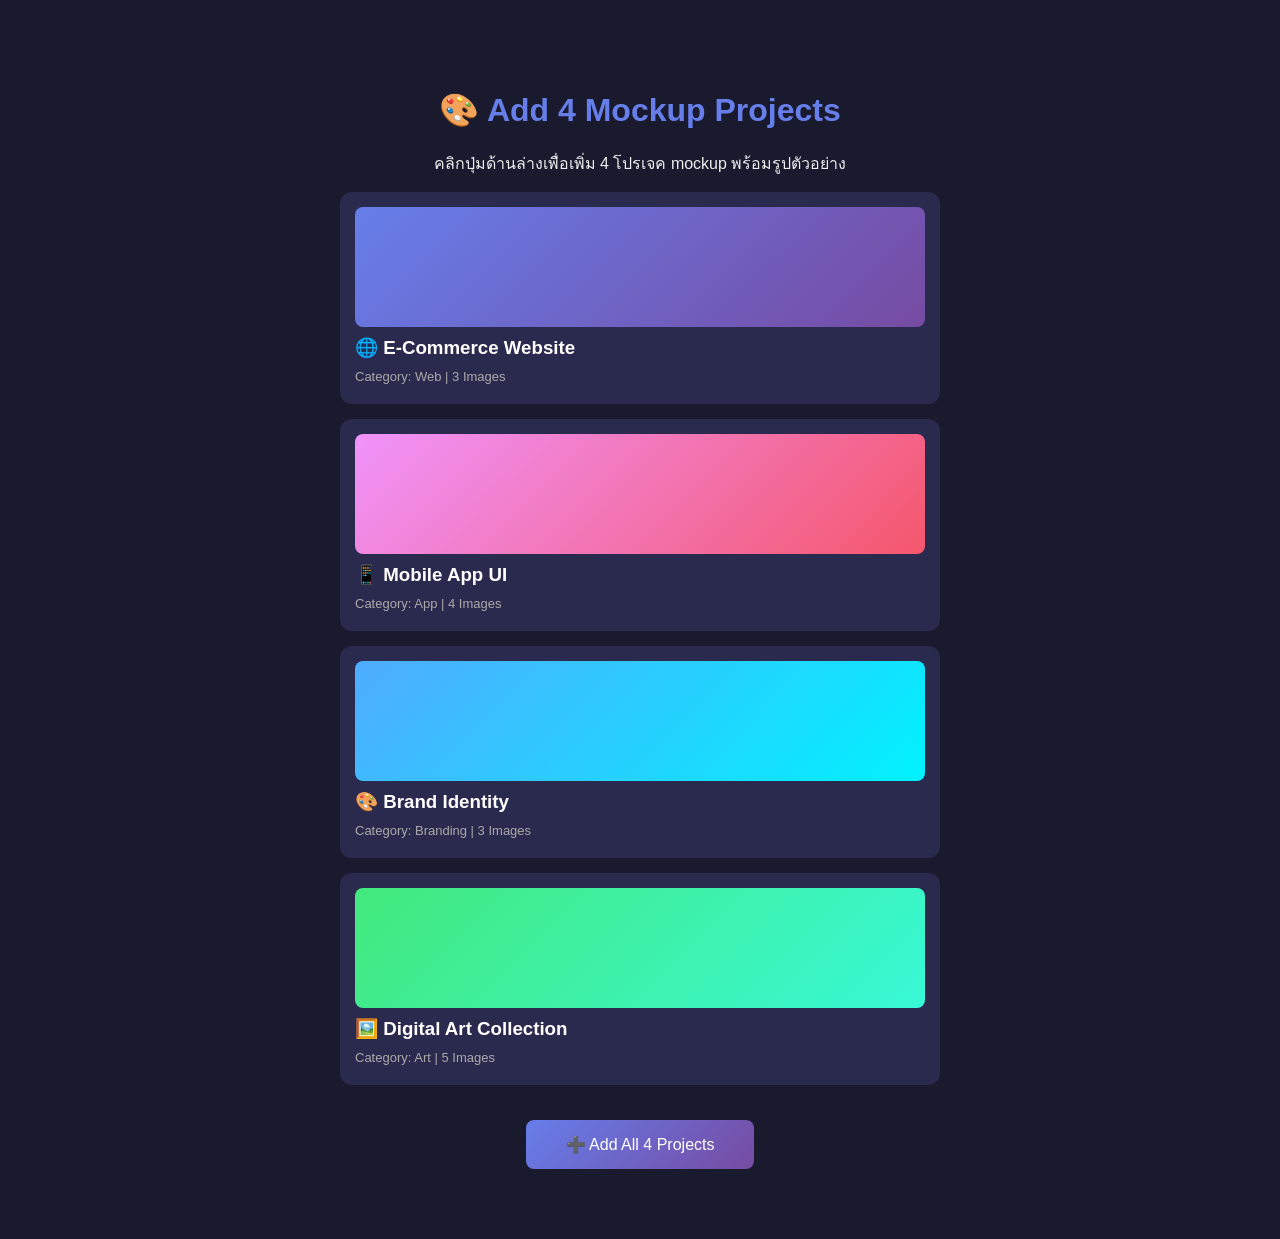
<file: add-mockup-projects.html>
<!DOCTYPE html>
<html lang="th">
<head>
    <meta charset="UTF-8">
    <title>Add Mockup Projects</title>
    <style>
        body {
            font-family: 'Segoe UI', sans-serif;
            max-width: 600px;
            margin: 50px auto;
            padding: 20px;
            background: #1a1a2e;
            color: #eee;
            text-align: center;
        }
        h1 { color: #667eea; }
        .project-card {
            background: #2a2a4e;
            border-radius: 12px;
            padding: 15px;
            margin: 15px 0;
            text-align: left;
        }
        .project-card h3 { margin: 0 0 10px 0; color: #fff; }
        .project-card p { margin: 5px 0; color: #aaa; font-size: 13px; }
        .project-thumb {
            width: 100%;
            height: 120px;
            border-radius: 8px;
            margin-bottom: 10px;
        }
        button {
            background: linear-gradient(135deg, #667eea, #764ba2);
            color: white;
            border: none;
            padding: 15px 40px;
            font-size: 16px;
            border-radius: 8px;
            cursor: pointer;
            margin-top: 20px;
        }
        button:hover { opacity: 0.9; }
        .status {
            padding: 15px;
            margin: 20px 0;
            border-radius: 8px;
            background: #27ae60;
            display: none;
        }
        .status.show { display: block; }
    </style>
</head>
<body>
    <h1>🎨 Add 4 Mockup Projects</h1>
    <p>คลิกปุ่มด้านล่างเพื่อเพิ่ม 4 โปรเจค mockup พร้อมรูปตัวอย่าง</p>
    
    <div class="project-card">
        <div class="project-thumb" style="background: linear-gradient(135deg, #667eea 0%, #764ba2 100%);"></div>
        <h3>🌐 E-Commerce Website</h3>
        <p>Category: Web | 3 Images</p>
    </div>
    
    <div class="project-card">
        <div class="project-thumb" style="background: linear-gradient(135deg, #f093fb 0%, #f5576c 100%);"></div>
        <h3>📱 Mobile App UI</h3>
        <p>Category: App | 4 Images</p>
    </div>
    
    <div class="project-card">
        <div class="project-thumb" style="background: linear-gradient(135deg, #4facfe 0%, #00f2fe 100%);"></div>
        <h3>🎨 Brand Identity</h3>
        <p>Category: Branding | 3 Images</p>
    </div>
    
    <div class="project-card">
        <div class="project-thumb" style="background: linear-gradient(135deg, #43e97b 0%, #38f9d7 100%);"></div>
        <h3>🖼️ Digital Art Collection</h3>
        <p>Category: Art | 5 Images</p>
    </div>
    
    <button onclick="addMockupProjects()">➕ Add All 4 Projects</button>
    
    <div class="status" id="status">✅ เพิ่ม 4 โปรเจคสำเร็จ! ปิดหน้านี้และ refresh หน้าหลัก</div>
    
    <script>
        // Generate placeholder image as base64 SVG
        function generatePlaceholder(width, height, color1, color2, text) {
            const svg = `<svg xmlns="http://www.w3.org/2000/svg" width="${width}" height="${height}">
                <defs>
                    <linearGradient id="grad" x1="0%" y1="0%" x2="100%" y2="100%">
                        <stop offset="0%" style="stop-color:${color1};stop-opacity:1" />
                        <stop offset="100%" style="stop-color:${color2};stop-opacity:1" />
                    </linearGradient>
                </defs>
                <rect width="100%" height="100%" fill="url(#grad)"/>
                <text x="50%" y="50%" dominant-baseline="middle" text-anchor="middle" 
                      font-family="Segoe UI, sans-serif" font-size="24" fill="white" opacity="0.8">
                    ${text}
                </text>
            </svg>`;
            return 'data:image/svg+xml;base64,' + btoa(unescape(encodeURIComponent(svg)));
        }
        
        function addMockupProjects() {
            const CONFIG_KEY = 'xp_portfolio_config';
            let config = JSON.parse(localStorage.getItem(CONFIG_KEY) || '{}');
            if (!config.projects) config.projects = [];
            
            const mockupProjects = [
                {
                    title: 'E-Commerce Website',
                    category: 'web',
                    desc: 'Client Work • Web Development',
                    color1: '#667eea',
                    color2: '#764ba2',
                    count: '3 Items',
                    brief: 'Modern e-commerce platform with responsive design and seamless checkout experience.',
                    description: 'A full-featured e-commerce website built with React and Node.js. Features include product catalog, shopping cart, user authentication, payment integration, and admin dashboard.',
                    banners: [
                        generatePlaceholder(800, 450, '#667eea', '#764ba2', 'Homepage'),
                        generatePlaceholder(800, 450, '#5a67d8', '#6b46c1', 'Product Page'),
                        generatePlaceholder(800, 450, '#4c51bf', '#553c9a', 'Checkout')
                    ],
                    url: 'https://example.com'
                },
                {
                    title: 'Mobile App UI',
                    category: 'app',
                    desc: 'Personal Work • UI/UX Design',
                    color1: '#f093fb',
                    color2: '#f5576c',
                    count: '4 Items',
                    brief: 'Clean and intuitive mobile app interface design for fitness tracking application.',
                    description: 'UI/UX design for a fitness tracking mobile app. Includes onboarding screens, dashboard, workout tracking, progress charts, and social features.',
                    banners: [
                        generatePlaceholder(800, 450, '#f093fb', '#f5576c', 'Onboarding'),
                        generatePlaceholder(800, 450, '#ec4899', '#ef4444', 'Dashboard'),
                        generatePlaceholder(800, 450, '#db2777', '#dc2626', 'Workout'),
                        generatePlaceholder(800, 450, '#be185d', '#b91c1c', 'Progress')
                    ],
                    url: ''
                },
                {
                    title: 'Brand Identity',
                    category: 'branding',
                    desc: 'Client Work • Branding',
                    color1: '#4facfe',
                    color2: '#00f2fe',
                    count: '3 Items',
                    brief: 'Complete brand identity design for a tech startup including logo, colors, and guidelines.',
                    description: 'Comprehensive branding project including logo design, color palette, typography selection, business cards, letterhead, and brand guidelines document.',
                    banners: [
                        generatePlaceholder(800, 450, '#4facfe', '#00f2fe', 'Logo Design'),
                        generatePlaceholder(800, 450, '#38bdf8', '#2dd4bf', 'Color Palette'),
                        generatePlaceholder(800, 450, '#0ea5e9', '#14b8a6', 'Guidelines')
                    ],
                    url: ''
                },
                {
                    title: 'Digital Art Collection',
                    category: 'art',
                    desc: 'Personal Work • Digital Art',
                    color1: '#43e97b',
                    color2: '#38f9d7',
                    count: '5 Items',
                    brief: 'A collection of digital illustrations exploring nature and technology themes.',
                    description: 'Personal art project featuring digital illustrations created with Procreate and Photoshop. The collection explores the intersection of nature and technology.',
                    banners: [
                        generatePlaceholder(800, 450, '#43e97b', '#38f9d7', 'Artwork 1'),
                        generatePlaceholder(800, 450, '#22c55e', '#2dd4bf', 'Artwork 2'),
                        generatePlaceholder(800, 450, '#16a34a', '#14b8a6', 'Artwork 3'),
                        generatePlaceholder(800, 450, '#15803d', '#0d9488', 'Artwork 4'),
                        generatePlaceholder(800, 450, '#166534', '#0f766e', 'Artwork 5')
                    ],
                    url: ''
                }
            ];
            
            // Add projects (avoid duplicates)
            mockupProjects.forEach(project => {
                const existingIndex = config.projects.findIndex(p => p.title === project.title);
                if (existingIndex >= 0) {
                    config.projects[existingIndex] = project;
                } else {
                    config.projects.push(project);
                }
            });
            
            localStorage.setItem(CONFIG_KEY, JSON.stringify(config));
            document.getElementById('status').classList.add('show');
        }
    </script>
</body>
</html>
</file>
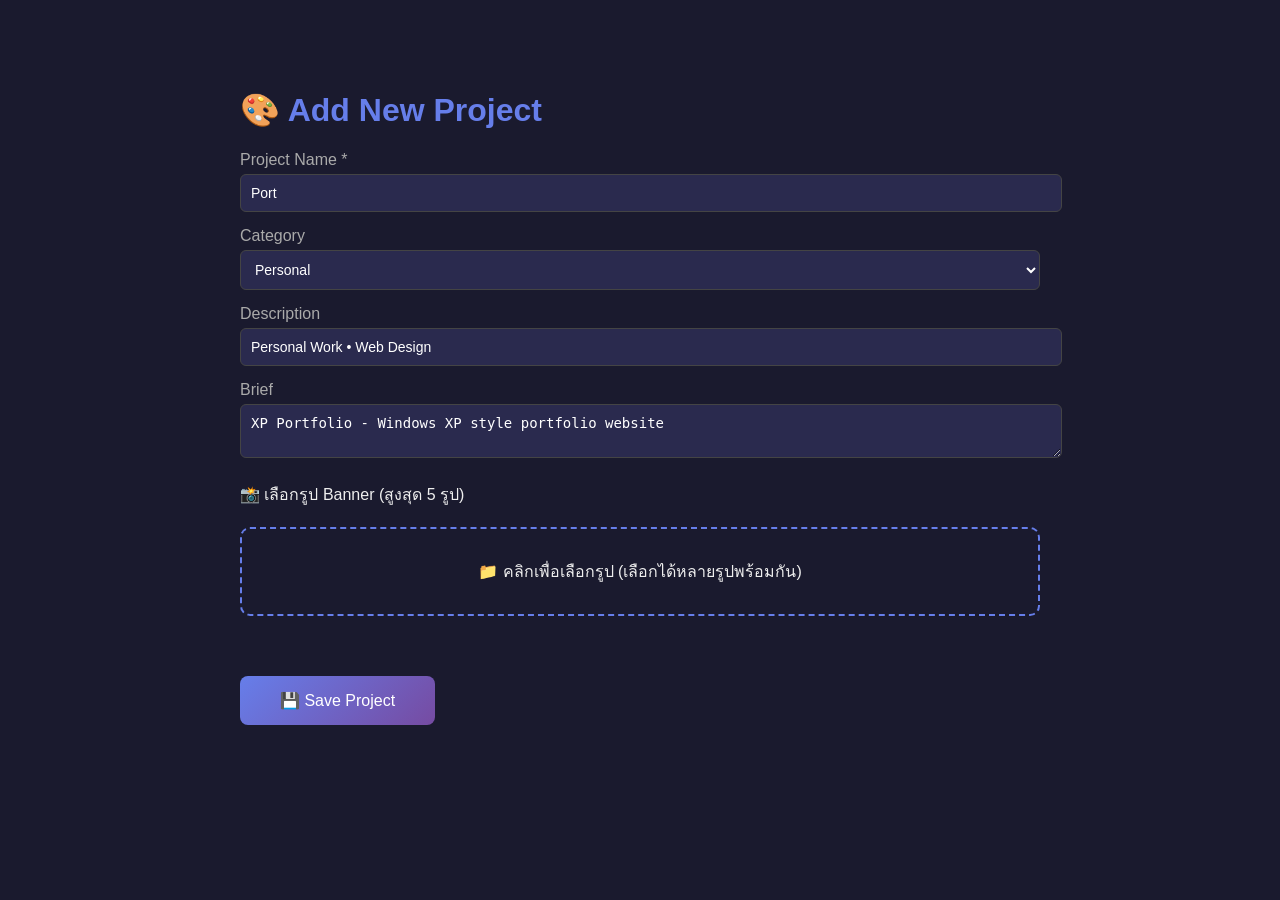
<file: add-portfolio-project.html>
<!DOCTYPE html>
<html lang="th">
<head>
    <meta charset="UTF-8">
    <title>Add Project</title>
    <style>
        body {
            font-family: 'Segoe UI', sans-serif;
            max-width: 800px;
            margin: 50px auto;
            padding: 20px;
            background: #1a1a2e;
            color: #eee;
        }
        h1 { color: #667eea; }
        .form-group {
            margin: 15px 0;
        }
        .form-group label {
            display: block;
            margin-bottom: 5px;
            color: #aaa;
        }
        .form-group input, .form-group select, .form-group textarea {
            width: 100%;
            padding: 10px;
            border: 1px solid #444;
            border-radius: 6px;
            background: #2a2a4e;
            color: #fff;
            font-size: 14px;
        }
        .upload-area {
            border: 2px dashed #667eea;
            padding: 30px;
            text-align: center;
            margin: 20px 0;
            border-radius: 10px;
            cursor: pointer;
        }
        .upload-area:hover { background: rgba(102, 126, 234, 0.1); }
        .preview-grid {
            display: grid;
            grid-template-columns: repeat(5, 1fr);
            gap: 10px;
            margin: 20px 0;
        }
        .preview-item {
            position: relative;
            aspect-ratio: 16/9;
            background: #333;
            border-radius: 8px;
            overflow: hidden;
        }
        .preview-item img {
            width: 100%;
            height: 100%;
            object-fit: cover;
        }
        .preview-item .remove {
            position: absolute;
            top: 5px;
            right: 5px;
            background: red;
            color: white;
            border: none;
            border-radius: 50%;
            width: 24px;
            height: 24px;
            cursor: pointer;
        }
        button.save {
            background: linear-gradient(135deg, #667eea, #764ba2);
            color: white;
            border: none;
            padding: 15px 40px;
            font-size: 16px;
            border-radius: 8px;
            cursor: pointer;
            margin-top: 20px;
        }
        button.save:hover { opacity: 0.9; }
        .status { 
            padding: 15px; 
            margin: 10px 0; 
            border-radius: 8px;
            display: none;
        }
        .status.success { background: #27ae60; display: block; }
        .status.error { background: #e74c3c; display: block; }
        input[type="file"] { display: none; }
    </style>
</head>
<body>
    <h1>🎨 Add New Project</h1>
    
    <div class="form-group">
        <label>Project Name *</label>
        <input type="text" id="projectName" value="Port" placeholder="Enter project name">
    </div>
    
    <div class="form-group">
        <label>Category</label>
        <select id="projectCategory">
            <option value="web">Web</option>
            <option value="image">Image</option>
            <option value="video">Video</option>
            <option value="client">Client</option>
            <option value="personal" selected>Personal</option>
        </select>
    </div>
    
    <div class="form-group">
        <label>Description</label>
        <input type="text" id="projectDesc" value="Personal Work • Web Design" placeholder="Short description">
    </div>
    
    <div class="form-group">
        <label>Brief</label>
        <textarea id="projectBrief" rows="2" placeholder="Project brief">XP Portfolio - Windows XP style portfolio website</textarea>
    </div>
    
    <p style="margin-top: 20px;">📸 เลือกรูป Banner (สูงสุด 5 รูป)</p>
    
    <div class="upload-area" onclick="document.getElementById('fileInput').click()">
        📁 คลิกเพื่อเลือกรูป (เลือกได้หลายรูปพร้อมกัน)
        <input type="file" id="fileInput" multiple accept="image/*" onchange="handleFiles(this.files)">
    </div>
    
    <div class="preview-grid" id="previewGrid"></div>
    
    <div id="status" class="status"></div>
    
    <button class="save" onclick="saveProject()">💾 Save Project</button>
    
    <script>
        const CONFIG_KEY = 'xp_portfolio_config';
        let bannerImages = [];
        
        function handleFiles(files) {
            for (let file of files) {
                if (bannerImages.length >= 5) break;
                
                const reader = new FileReader();
                reader.onload = function(e) {
                    bannerImages.push(e.target.result);
                    renderPreviews();
                };
                reader.readAsDataURL(file);
            }
        }
        
        function renderPreviews() {
            const grid = document.getElementById('previewGrid');
            grid.innerHTML = bannerImages.map((img, i) => `
                <div class="preview-item">
                    <img src="${img}" alt="Banner ${i+1}">
                    <button class="remove" onclick="removeBanner(${i})">×</button>
                </div>
            `).join('');
        }
        
        function removeBanner(index) {
            bannerImages.splice(index, 1);
            renderPreviews();
        }
        
        function saveProject() {
            const projectName = document.getElementById('projectName').value.trim();
            const projectCategory = document.getElementById('projectCategory').value;
            const projectDesc = document.getElementById('projectDesc').value;
            const projectBrief = document.getElementById('projectBrief').value;
            
            if (!projectName) {
                showStatus('กรุณากรอกชื่อ Project', 'error');
                return;
            }
            
            if (bannerImages.length === 0) {
                showStatus('กรุณาเลือกรูปอย่างน้อย 1 รูป', 'error');
                return;
            }
            
            // Load existing config
            let config = JSON.parse(localStorage.getItem(CONFIG_KEY) || '{}');
            if (!config.projects) config.projects = [];
            
            // Check if project already exists
            const existingIndex = config.projects.findIndex(p => p.title === projectName);
            
            const newProject = {
                title: projectName,
                category: projectCategory,
                desc: projectDesc || `Personal Work • ${projectCategory}`,
                color1: '#667eea',
                color2: '#764ba2',
                count: bannerImages.length + ' Items',
                brief: projectBrief || '',
                description: projectBrief || '',
                banners: bannerImages,
                url: ''
            };
            
            if (existingIndex >= 0) {
                config.projects[existingIndex] = newProject;
                showStatus(`✅ "${projectName}" updated! Close this page and refresh main site.`, 'success');
            } else {
                config.projects.push(newProject);
                showStatus(`✅ "${projectName}" added! Close this page and refresh main site.`, 'success');
            }
            
            localStorage.setItem(CONFIG_KEY, JSON.stringify(config));
        }
        
        function showStatus(message, type) {
            const status = document.getElementById('status');
            status.textContent = message;
            status.className = 'status ' + type;
        }
    </script>
</body>
</html>
</file>
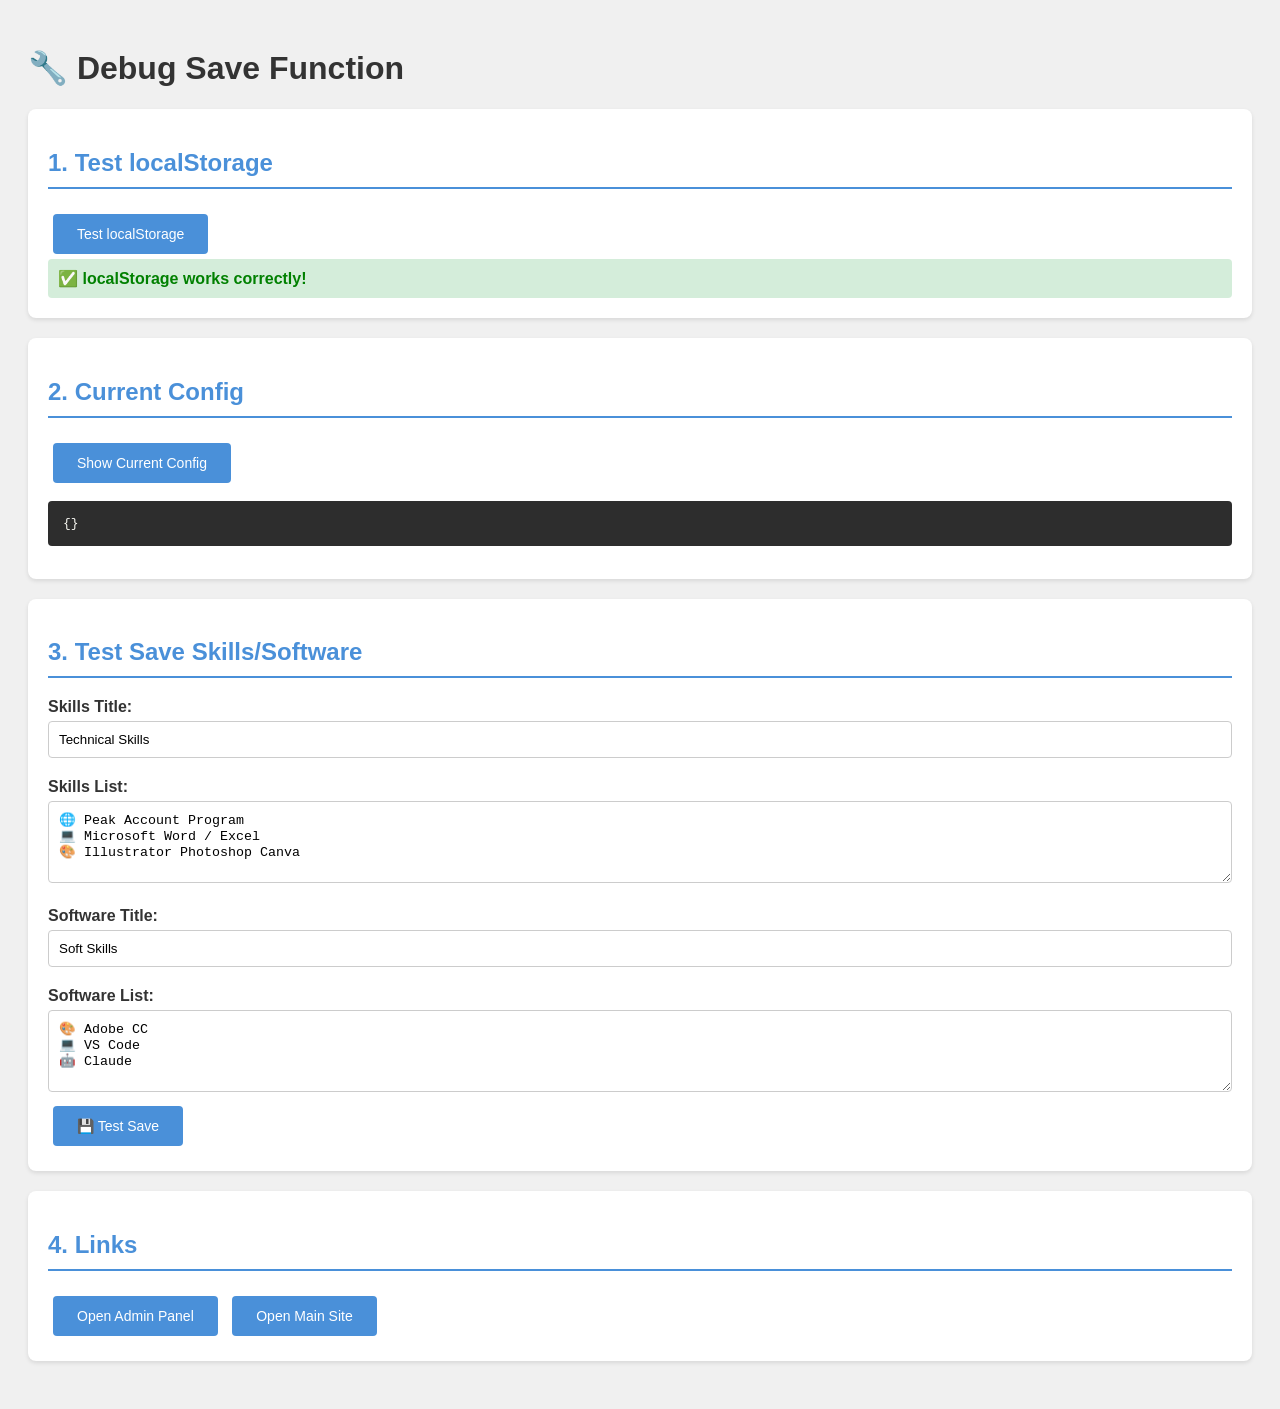
<file: debug-save.html>
<!DOCTYPE html>
<html>
<head>
    <title>Debug Boot Screen Font Sizes</title>
    <style>
        body { font-family: Arial, sans-serif; padding: 20px; background: #f0f0f0; }
        .section { margin: 20px 0; padding: 20px; background: white; border-radius: 8px; box-shadow: 0 2px 4px rgba(0,0,0,0.1); }
        button { padding: 12px 24px; margin: 5px; cursor: pointer; background: #4a90d9; color: white; border: none; border-radius: 4px; font-size: 14px; }
        button:hover { background: #3a80c9; }
        .success { color: green; font-weight: bold; padding: 10px; background: #d4edda; border-radius: 4px; }
        .error { color: red; font-weight: bold; padding: 10px; background: #f8d7da; border-radius: 4px; }
        pre { background: #2d2d2d; color: #f8f8f2; padding: 15px; overflow: auto; max-height: 400px; border-radius: 4px; }
        input, textarea { width: 100%; padding: 10px; margin: 5px 0; box-sizing: border-box; border: 1px solid #ccc; border-radius: 4px; }
        label { font-weight: bold; display: block; margin-top: 15px; color: #333; }
        h1 { color: #333; }
        h2 { color: #4a90d9; border-bottom: 2px solid #4a90d9; padding-bottom: 10px; }
        #result { margin-top: 15px; }
    </style>
</head>
<body>
    <h1>🔧 Debug Save Function</h1>
    
    <div class="section">
        <h2>1. Test localStorage</h2>
        <button onclick="testLocalStorage()">Test localStorage</button>
        <div id="localStorageResult"></div>
    </div>
    
    <div class="section">
        <h2>2. Current Config</h2>
        <button onclick="showConfig()">Show Current Config</button>
        <pre id="configDisplay">Click button to show config...</pre>
    </div>
    
    <div class="section">
        <h2>3. Test Save Skills/Software</h2>
        <label>Skills Title:</label>
        <input type="text" id="testSkillsTitle" value="Technical Skills">
        
        <label>Skills List:</label>
        <textarea id="testSkillsList" rows="4">🌐 Peak Account Program
💻 Microsoft Word / Excel
🎨 Illustrator Photoshop Canva</textarea>
        
        <label>Software Title:</label>
        <input type="text" id="testSoftwareTitle" value="Soft Skills">
        
        <label>Software List:</label>
        <textarea id="testSoftwareList" rows="4">🎨 Adobe CC
💻 VS Code
🤖 Claude</textarea>
        
        <button onclick="testSaveSkillsSoftware()">💾 Test Save</button>
        <div id="saveResult"></div>
    </div>
    
    <div class="section">
        <h2>4. Links</h2>
        <a href="admin.html" target="_blank"><button>Open Admin Panel</button></a>
        <a href="index.html" target="_blank"><button>Open Main Site</button></a>
    </div>

    <script>
        const CONFIG_KEY = 'xp_portfolio_config';
        
        function testLocalStorage() {
            const resultDiv = document.getElementById('localStorageResult');
            try {
                // Test write
                localStorage.setItem('test_key', 'test_value');
                const readValue = localStorage.getItem('test_key');
                localStorage.removeItem('test_key');
                
                if (readValue === 'test_value') {
                    resultDiv.innerHTML = '<div class="success">✅ localStorage works correctly!</div>';
                } else {
                    resultDiv.innerHTML = '<div class="error">❌ localStorage read/write mismatch</div>';
                }
            } catch (e) {
                resultDiv.innerHTML = '<div class="error">❌ localStorage error: ' + e.message + '</div>';
            }
        }
        
        function showConfig() {
            const pre = document.getElementById('configDisplay');
            try {
                const config = JSON.parse(localStorage.getItem(CONFIG_KEY) || '{}');
                pre.textContent = JSON.stringify(config, null, 2);
            } catch (e) {
                pre.textContent = 'Error: ' + e.message;
            }
        }
        
        function testSaveSkillsSoftware() {
            const resultDiv = document.getElementById('saveResult');
            try {
                // Load current config
                let config = JSON.parse(localStorage.getItem(CONFIG_KEY) || '{}');
                if (!config.aboutMe) config.aboutMe = {};
                
                // Get values
                const skillsTitle = document.getElementById('testSkillsTitle').value;
                const skills = document.getElementById('testSkillsList').value;
                const softwareTitle = document.getElementById('testSoftwareTitle').value;
                const software = document.getElementById('testSoftwareList').value;
                
                // Save to config
                config.aboutMe.skillsTitle = skillsTitle;
                config.aboutMe.skills = skills;
                config.aboutMe.softwareTitle = softwareTitle;
                config.aboutMe.software = software;
                
                // Save to localStorage
                localStorage.setItem(CONFIG_KEY, JSON.stringify(config));
                
                // Verify
                const verify = JSON.parse(localStorage.getItem(CONFIG_KEY));
                
                if (verify.aboutMe && verify.aboutMe.skillsTitle === skillsTitle) {
                    resultDiv.innerHTML = '<div class="success">✅ Save successful!<br>skillsTitle: ' + verify.aboutMe.skillsTitle + '<br>softwareTitle: ' + verify.aboutMe.softwareTitle + '</div>';
                    showConfig();
                } else {
                    resultDiv.innerHTML = '<div class="error">❌ Verification failed</div>';
                }
            } catch (e) {
                resultDiv.innerHTML = '<div class="error">❌ Error: ' + e.message + '</div>';
                console.error(e);
            }
        }
        
        // Auto test localStorage on load
        testLocalStorage();
        showConfig();
    </script>
</body>
</html>
</file>
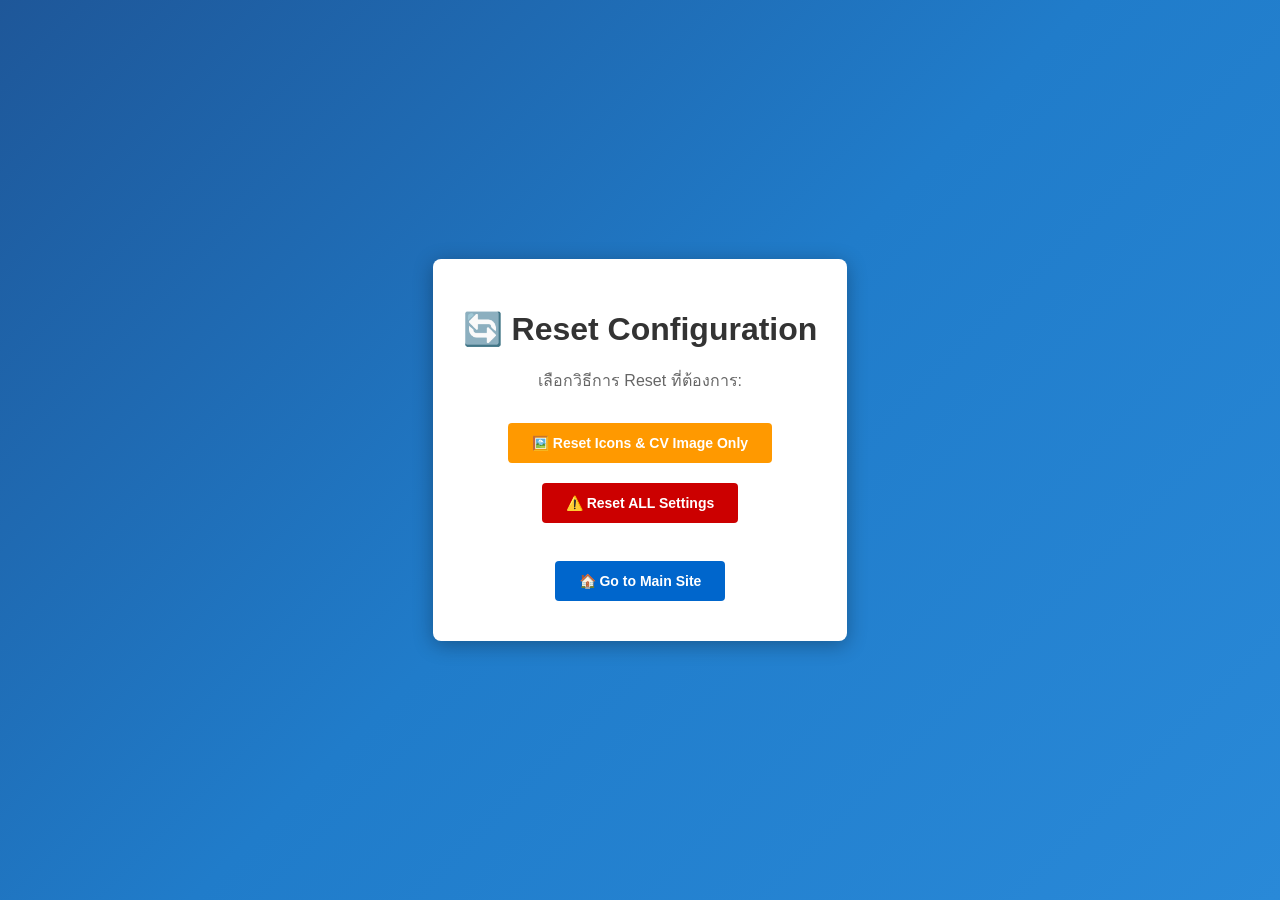
<file: reset-config.html>
<!DOCTYPE html>
<html lang="en">
<head>
    <meta charset="UTF-8">
    <meta name="viewport" content="width=device-width, initial-scale=1.0">
    <title>Reset Configuration</title>
    <style>
        body {
            font-family: Tahoma, sans-serif;
            background: linear-gradient(135deg, #1e5799 0%, #207cca 50%, #2989d8 100%);
            min-height: 100vh;
            display: flex;
            justify-content: center;
            align-items: center;
            margin: 0;
        }
        .container {
            background: white;
            padding: 30px;
            border-radius: 8px;
            box-shadow: 0 4px 20px rgba(0,0,0,0.3);
            max-width: 500px;
            text-align: center;
        }
        h1 { color: #333; margin-bottom: 20px; }
        p { color: #666; margin-bottom: 20px; }
        .btn {
            padding: 12px 24px;
            margin: 10px;
            border: none;
            border-radius: 4px;
            cursor: pointer;
            font-size: 14px;
            font-weight: bold;
        }
        .btn-danger { background: #cc0000; color: white; }
        .btn-warning { background: #ff9900; color: white; }
        .btn-primary { background: #0066cc; color: white; }
        .btn:hover { opacity: 0.9; }
        .status { margin-top: 20px; padding: 15px; border-radius: 4px; display: none; }
        .status.success { background: #d4edda; color: #155724; display: block; }
        .status.error { background: #f8d7da; color: #721c24; display: block; }
    </style>
</head>
<body>
    <div class="container">
        <h1>🔄 Reset Configuration</h1>
        <p>เลือกวิธีการ Reset ที่ต้องการ:</p>
        
        <button class="btn btn-warning" onclick="resetIconsAndCV()">
            🖼️ Reset Icons & CV Image Only
        </button>
        <br>
        <button class="btn btn-danger" onclick="resetAll()">
            ⚠️ Reset ALL Settings
        </button>
        <br><br>
        <button class="btn btn-primary" onclick="window.location.href='index.html'">
            🏠 Go to Main Site
        </button>
        
        <div id="status" class="status"></div>
    </div>

    <script>
        const CONFIG_KEY = 'xp_portfolio_config';
        
        function showStatus(message, type) {
            const status = document.getElementById('status');
            status.textContent = message;
            status.className = 'status ' + type;
        }
        
        function resetIconsAndCV() {
            try {
                const config = JSON.parse(localStorage.getItem(CONFIG_KEY) || '{}');
                
                // Remove custom icons
                if (config.images) {
                    delete config.images.icons;
                    delete config.images.cvImage;
                }
                
                localStorage.setItem(CONFIG_KEY, JSON.stringify(config));
                showStatus('✅ Icons และ CV Image ถูก Reset แล้ว! กรุณารีเฟรชหน้า index.html', 'success');
            } catch (e) {
                showStatus('❌ Error: ' + e.message, 'error');
            }
        }
        
        function resetAll() {
            if (confirm('⚠️ คุณแน่ใจหรือไม่ที่จะ Reset การตั้งค่าทั้งหมด?')) {
                try {
                    localStorage.removeItem(CONFIG_KEY);
                    localStorage.removeItem('xp_admin_password');
                    showStatus('✅ การตั้งค่าทั้งหมดถูก Reset แล้ว! กรุณารีเฟรชหน้า index.html', 'success');
                } catch (e) {
                    showStatus('❌ Error: ' + e.message, 'error');
                }
            }
        }
    </script>
</body>
</html>
</file>
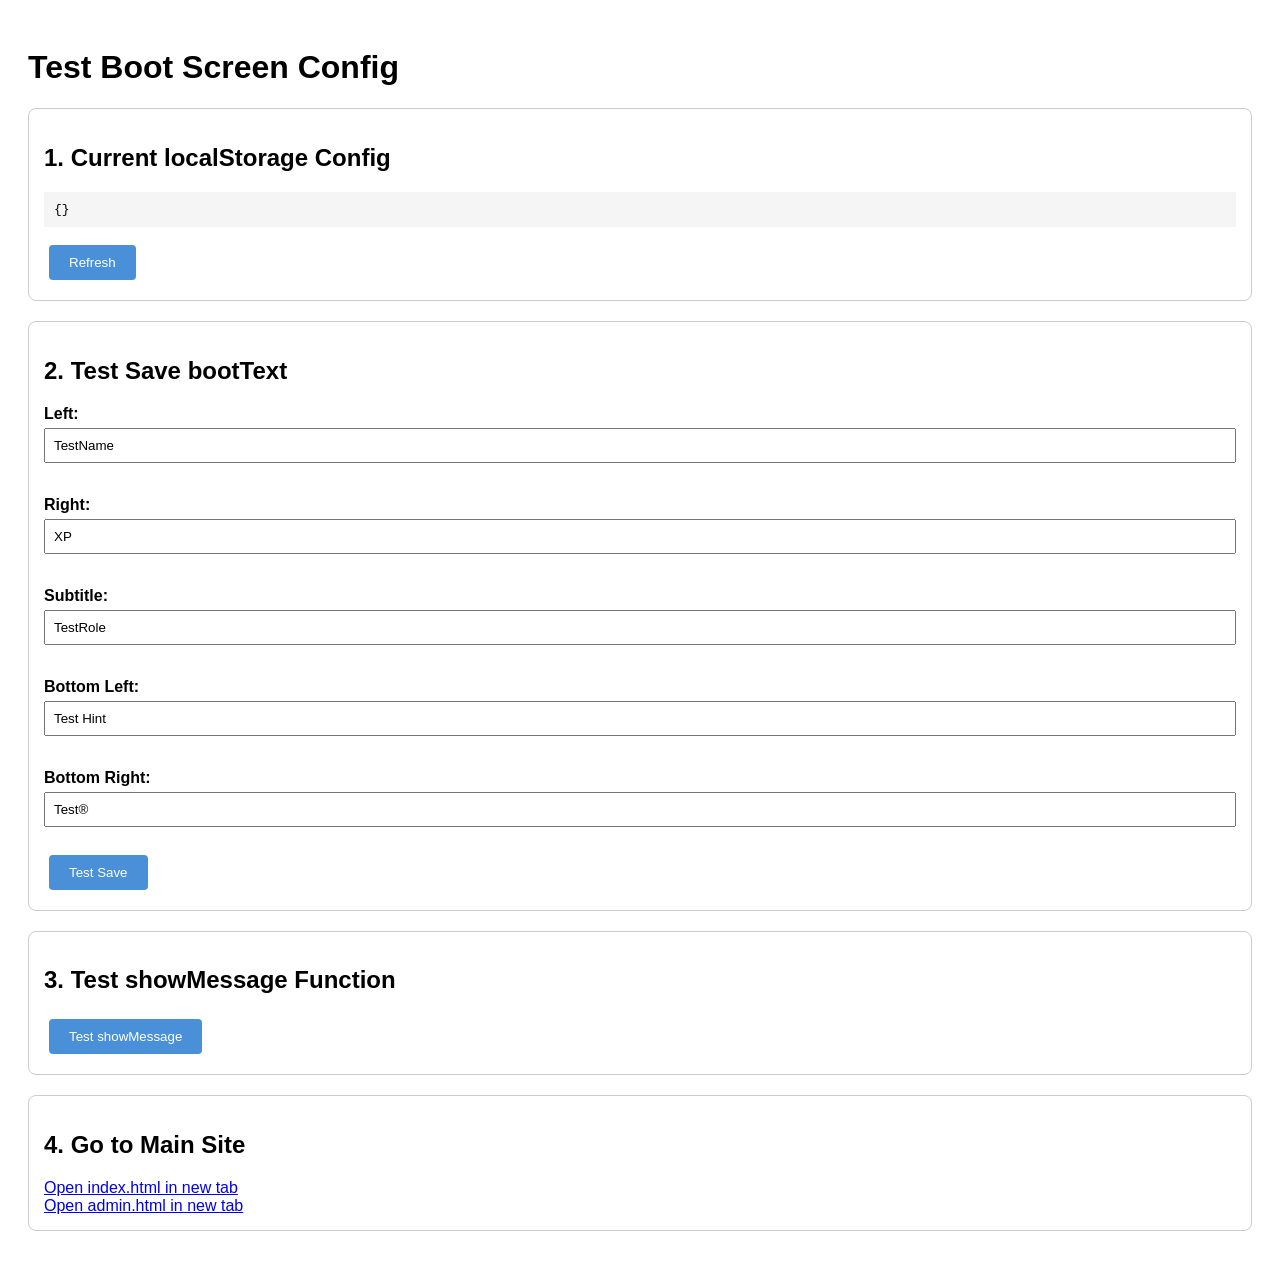
<file: test-boot.html>
<!DOCTYPE html>
<html>
<head>
    <title>Debug Skills/Software Save</title>
    <style>
        body { font-family: Arial, sans-serif; padding: 20px; }
        .test-section { margin: 20px 0; padding: 15px; border: 1px solid #ccc; border-radius: 8px; }
        button { padding: 10px 20px; margin: 5px; cursor: pointer; background: #4a90d9; color: white; border: none; border-radius: 4px; }
        button:hover { background: #3a80c9; }
        .success { color: green; font-weight: bold; }
        .error { color: red; font-weight: bold; }
        pre { background: #f5f5f5; padding: 10px; overflow: auto; max-height: 300px; }
        input, textarea { width: 100%; padding: 8px; margin: 5px 0; box-sizing: border-box; }
        label { font-weight: bold; display: block; margin-top: 10px; }
    </style>
</head>
<body>
    <h1>Test Boot Screen Config</h1>
    
    <div class="test-section">
        <h2>1. Current localStorage Config</h2>
        <pre id="configDisplay">Loading...</pre>
        <button onclick="refreshConfig()">Refresh</button>
    </div>
    
    <div class="test-section">
        <h2>2. Test Save bootText</h2>
        <div>
            <label>Left: <input type="text" id="testLeft" value="TestName"></label><br>
            <label>Right: <input type="text" id="testRight" value="XP"></label><br>
            <label>Subtitle: <input type="text" id="testSubtitle" value="TestRole"></label><br>
            <label>Bottom Left: <input type="text" id="testBottomLeft" value="Test Hint"></label><br>
            <label>Bottom Right: <input type="text" id="testBottomRight" value="Test®"></label><br>
        </div>
        <button onclick="testSave()">Test Save</button>
        <div id="saveResult"></div>
    </div>
    
    <div class="test-section">
        <h2>3. Test showMessage Function</h2>
        <button onclick="testShowMessage()">Test showMessage</button>
        <div id="messageContainer"></div>
    </div>
    
    <div class="test-section">
        <h2>4. Go to Main Site</h2>
        <a href="index.html" target="_blank">Open index.html in new tab</a><br>
        <a href="admin.html" target="_blank">Open admin.html in new tab</a>
    </div>

    <script>
        const CONFIG_KEY = 'xp_portfolio_config';
        
        function loadConfig() {
            try {
                return JSON.parse(localStorage.getItem(CONFIG_KEY) || '{}');
            } catch(e) {
                return {};
            }
        }
        
        function saveConfig(config) {
            localStorage.setItem(CONFIG_KEY, JSON.stringify(config));
        }
        
        function refreshConfig() {
            const config = loadConfig();
            document.getElementById('configDisplay').textContent = JSON.stringify(config, null, 2);
        }
        
        function testSave() {
            const config = loadConfig();
            config.bootText = {
                left: document.getElementById('testLeft').value,
                right: document.getElementById('testRight').value,
                subtitle: document.getElementById('testSubtitle').value,
                bottomLeft: document.getElementById('testBottomLeft').value,
                bottomRight: document.getElementById('testBottomRight').value
            };
            saveConfig(config);
            
            // Verify
            const verify = loadConfig();
            if (verify.bootText && verify.bootText.left === config.bootText.left) {
                document.getElementById('saveResult').innerHTML = '<span class="success">✅ Save successful! bootText saved to localStorage.</span>';
            } else {
                document.getElementById('saveResult').innerHTML = '<span class="error">❌ Save failed!</span>';
            }
            refreshConfig();
        }
        
        function testShowMessage() {
            const container = document.getElementById('messageContainer');
            const msg = document.createElement('div');
            msg.style.cssText = 'padding: 10px 15px; margin: 10px 0; border-radius: 4px; background: #d4edda; color: #155724; border: 1px solid #c3e6cb;';
            msg.textContent = '✅ Test message displayed!';
            container.appendChild(msg);
            setTimeout(() => msg.remove(), 3000);
        }
        
        // Initialize
        refreshConfig();
    </script>
</body>
</html>
</file>
